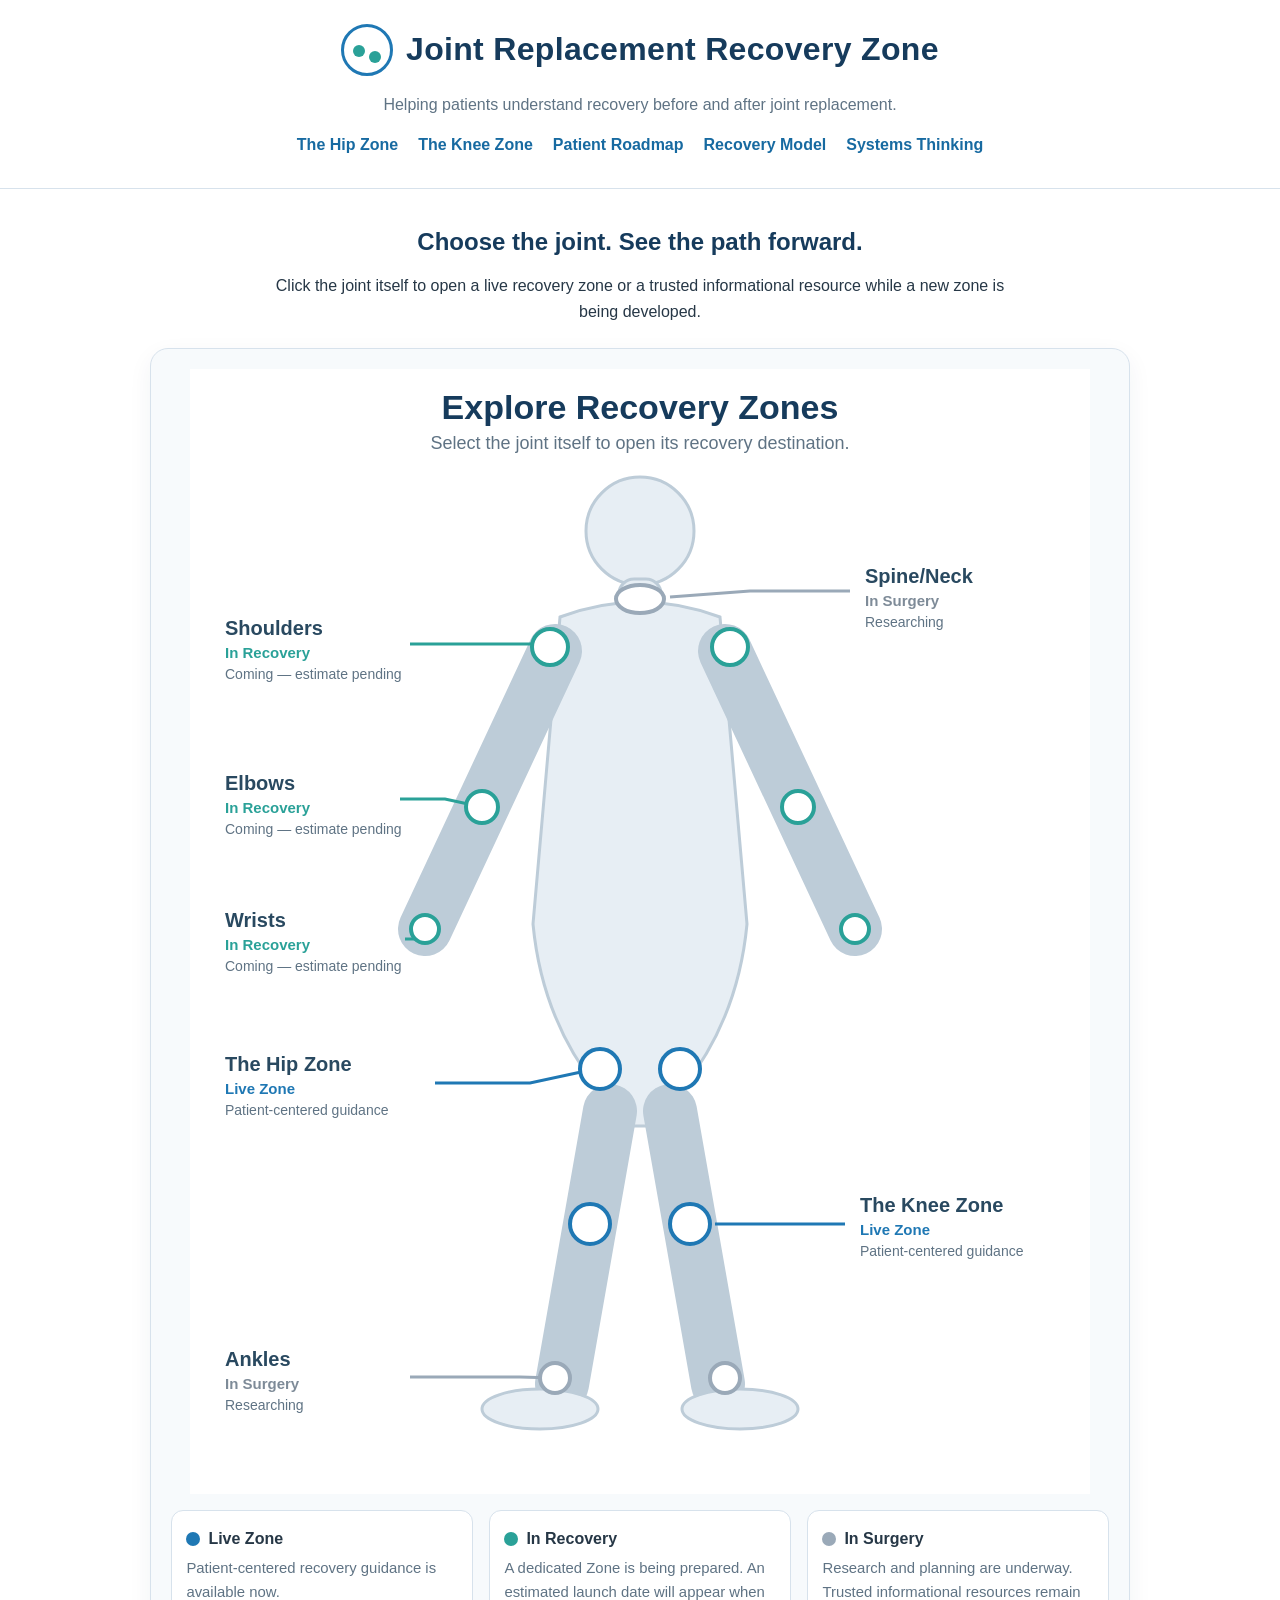
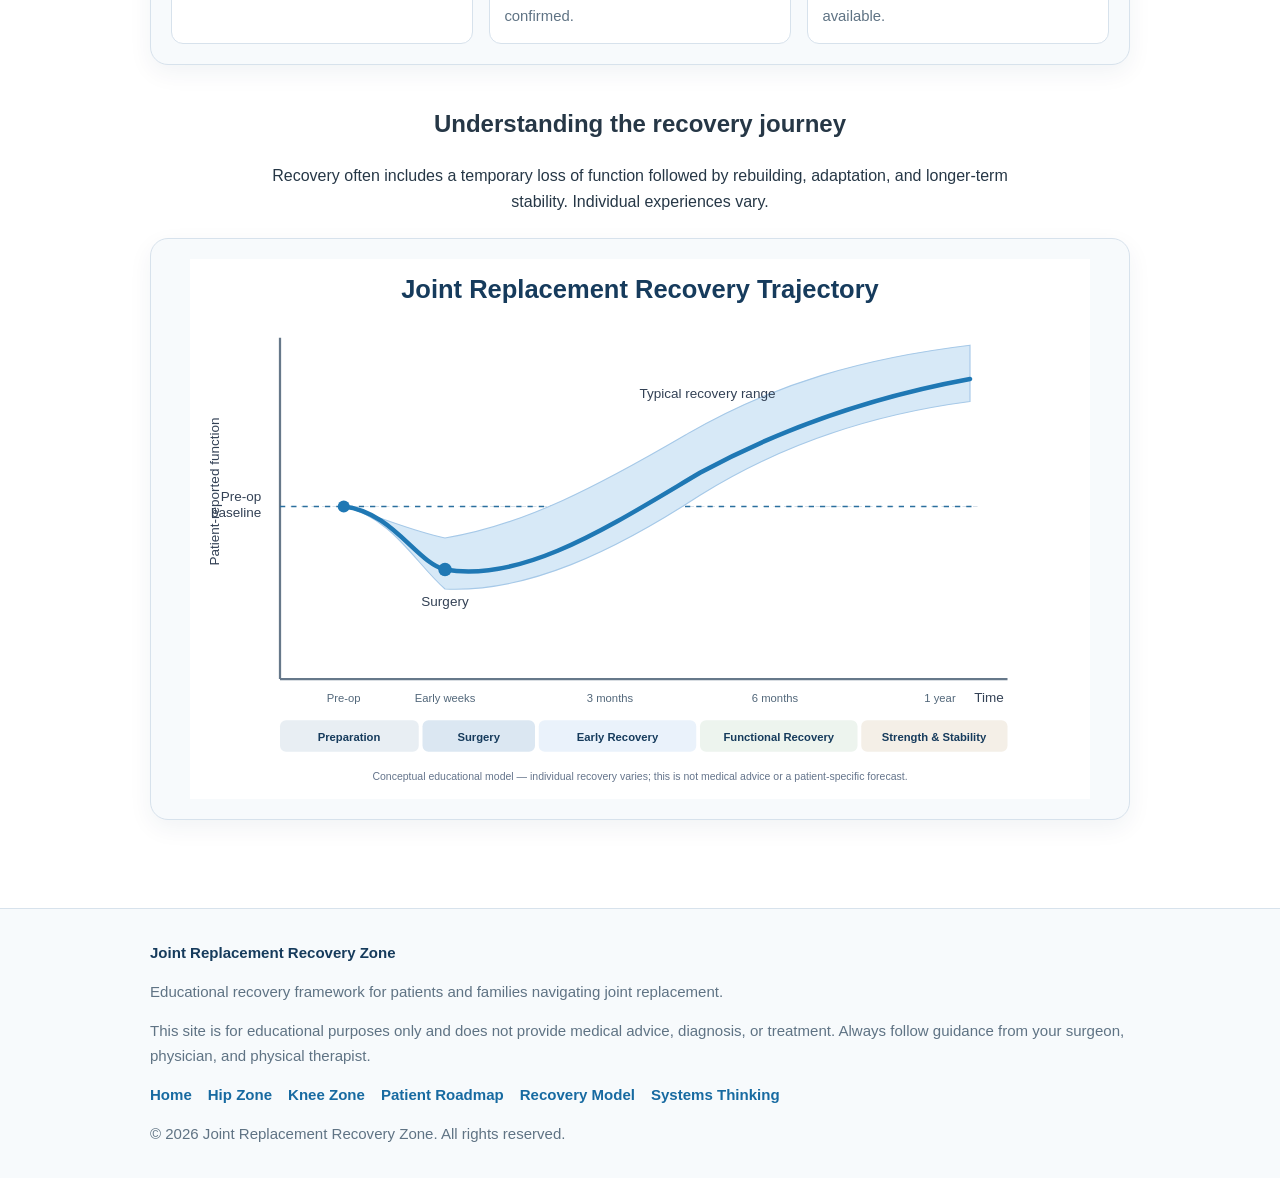
<file: site/index.html>
<!DOCTYPE html>
<html lang="en">
<head>
  <meta charset="utf-8">
  <meta name="viewport" content="width=device-width, initial-scale=1">
  <meta name="description" content="Patient-centered recovery zones for people preparing for and recovering from joint replacement.">
  <title>Joint Replacement Recovery Zone</title>
  <link rel="stylesheet" href="styles.css">
</head>
<body>
  <header class="site-header">
    <div class="site-shell">
      <a class="brand-mark" href="index.html" aria-label="Joint Replacement Recovery Zone home">
        <span class="brand-icon" aria-hidden="true"></span>
        <span class="brand-name">Joint Replacement Recovery Zone</span>
      </a>
      <p class="tagline">Helping patients understand recovery before and after joint replacement.</p>
      <nav class="main-nav" aria-label="Primary navigation">
        <a href="hip-zone.html">The Hip Zone</a>
        <a href="knee-zone.html">The Knee Zone</a>
        <a href="patient-roadmap.html">Patient Roadmap</a>
        <a href="recovery-model.html">Recovery Model</a>
        <a href="systems-comparison.html">Systems Thinking</a>
      </nav>
    </div>
  </header>

  <main class="site-shell">
    <section class="hero-copy" aria-labelledby="explore-title">
      <h1 id="explore-title">Choose the joint. See the path forward.</h1>
      <p>Click the joint itself to open a live recovery zone or a trusted informational resource while a new zone is being developed.</p>
    </section>

    <section class="visual-panel" aria-label="Interactive joint recovery zone map">
      <object class="body-map-object" data="diagrams/zone-body-map.svg" type="image/svg+xml" aria-label="Interactive body map showing recovery zones">
        <p>Your browser could not load the interactive body map. Use the navigation links above to open The Hip Zone or The Knee Zone.</p>
      </object>
      <div class="zone-legend" aria-label="Zone status legend">
        <div class="legend-item">
          <div class="legend-title"><span class="legend-dot live" aria-hidden="true"></span>Live Zone</div>
          <p>Patient-centered recovery guidance is available now.</p>
        </div>
        <div class="legend-item">
          <div class="legend-title"><span class="legend-dot recovery" aria-hidden="true"></span>In Recovery</div>
          <p>A dedicated Zone is being prepared. An estimated launch date will appear when confirmed.</p>
        </div>
        <div class="legend-item">
          <div class="legend-title"><span class="legend-dot surgery" aria-hidden="true"></span>In Surgery</div>
          <p>Research and planning are underway. Trusted informational resources remain available.</p>
        </div>
      </div>
    </section>

    <section class="hero-copy" aria-labelledby="trajectory-title">
      <h2 id="trajectory-title">Understanding the recovery journey</h2>
      <p>Recovery often includes a temporary loss of function followed by rebuilding, adaptation, and longer-term stability. Individual experiences vary.</p>
    </section>

    <section class="visual-panel">
      <img class="recovery-graphic" src="diagrams/recovery-trajectory.svg" alt="Conceptual joint replacement recovery trajectory showing baseline, surgery dip, recovery range, and long-term improvement">
    </section>
  </main>

  <footer class="site-footer">
    <div class="site-shell">
      <p class="footer-brand">Joint Replacement Recovery Zone</p>
      <p>Educational recovery framework for patients and families navigating joint replacement.</p>
      <p>This site is for educational purposes only and does not provide medical advice, diagnosis, or treatment. Always follow guidance from your surgeon, physician, and physical therapist.</p>
      <nav class="footer-nav" aria-label="Footer navigation">
        <a href="index.html">Home</a><a href="hip-zone.html">Hip Zone</a><a href="knee-zone.html">Knee Zone</a><a href="patient-roadmap.html">Patient Roadmap</a><a href="recovery-model.html">Recovery Model</a><a href="systems-comparison.html">Systems Thinking</a>
      </nav>
      <p class="footer-copy">© 2026 Joint Replacement Recovery Zone. All rights reserved.</p>
    </div>
  </footer>
</body>
</html>
</file>
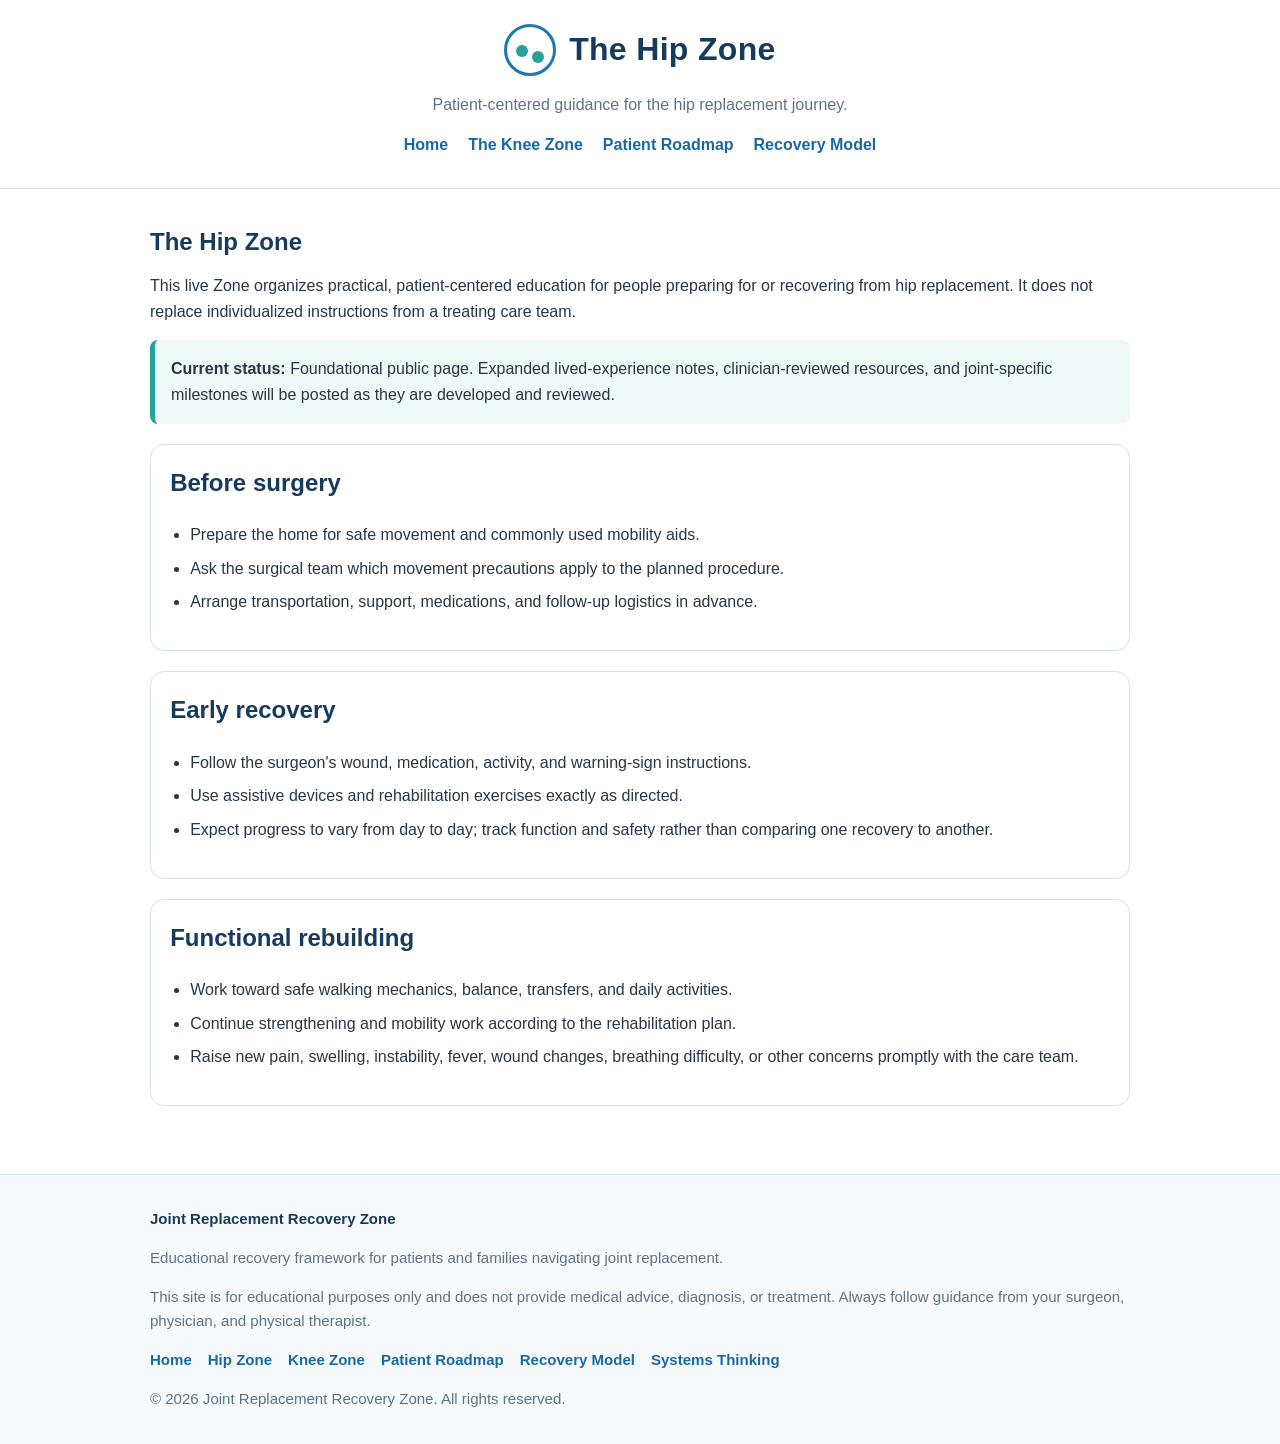
<file: site/hip-zone.html>
<!DOCTYPE html>
<html lang="en">
<head>
  <meta charset="utf-8">
  <meta name="viewport" content="width=device-width, initial-scale=1">
  <meta name="description" content="Patient-centered educational guidance for preparing for and recovering from hip replacement.">
  <title>The Hip Zone | JRRZ</title>
  <link rel="stylesheet" href="styles.css">
</head>
<body>
  <header class="site-header"><div class="site-shell"><a class="brand-mark" href="index.html"><span class="brand-icon" aria-hidden="true"></span><span class="brand-name">The Hip Zone</span></a><p class="tagline">Patient-centered guidance for the hip replacement journey.</p><nav class="main-nav" aria-label="Primary navigation"><a href="index.html">Home</a><a href="knee-zone.html">The Knee Zone</a><a href="patient-roadmap.html">Patient Roadmap</a><a href="recovery-model.html">Recovery Model</a></nav></div></header>
  <main class="site-shell">
    <section class="page-intro"><h1>The Hip Zone</h1><p>This live Zone organizes practical, patient-centered education for people preparing for or recovering from hip replacement. It does not replace individualized instructions from a treating care team.</p></section>
    <div class="notice"><strong>Current status:</strong> Foundational public page. Expanded lived-experience notes, clinician-reviewed resources, and joint-specific milestones will be posted as they are developed and reviewed.</div>
    <section class="content-card"><h2>Before surgery</h2><ul class="phase-list"><li>Prepare the home for safe movement and commonly used mobility aids.</li><li>Ask the surgical team which movement precautions apply to the planned procedure.</li><li>Arrange transportation, support, medications, and follow-up logistics in advance.</li></ul></section>
    <section class="content-card"><h2>Early recovery</h2><ul class="phase-list"><li>Follow the surgeon's wound, medication, activity, and warning-sign instructions.</li><li>Use assistive devices and rehabilitation exercises exactly as directed.</li><li>Expect progress to vary from day to day; track function and safety rather than comparing one recovery to another.</li></ul></section>
    <section class="content-card"><h2>Functional rebuilding</h2><ul class="phase-list"><li>Work toward safe walking mechanics, balance, transfers, and daily activities.</li><li>Continue strengthening and mobility work according to the rehabilitation plan.</li><li>Raise new pain, swelling, instability, fever, wound changes, breathing difficulty, or other concerns promptly with the care team.</li></ul></section>
  </main>
  <footer class="site-footer"><div class="site-shell"><p class="footer-brand">Joint Replacement Recovery Zone</p><p>Educational recovery framework for patients and families navigating joint replacement.</p><p>This site is for educational purposes only and does not provide medical advice, diagnosis, or treatment. Always follow guidance from your surgeon, physician, and physical therapist.</p><nav class="footer-nav" aria-label="Footer navigation"><a href="index.html">Home</a><a href="hip-zone.html">Hip Zone</a><a href="knee-zone.html">Knee Zone</a><a href="patient-roadmap.html">Patient Roadmap</a><a href="recovery-model.html">Recovery Model</a><a href="systems-comparison.html">Systems Thinking</a></nav><p class="footer-copy">© 2026 Joint Replacement Recovery Zone. All rights reserved.</p></div></footer>
</body>
</html>
</file>
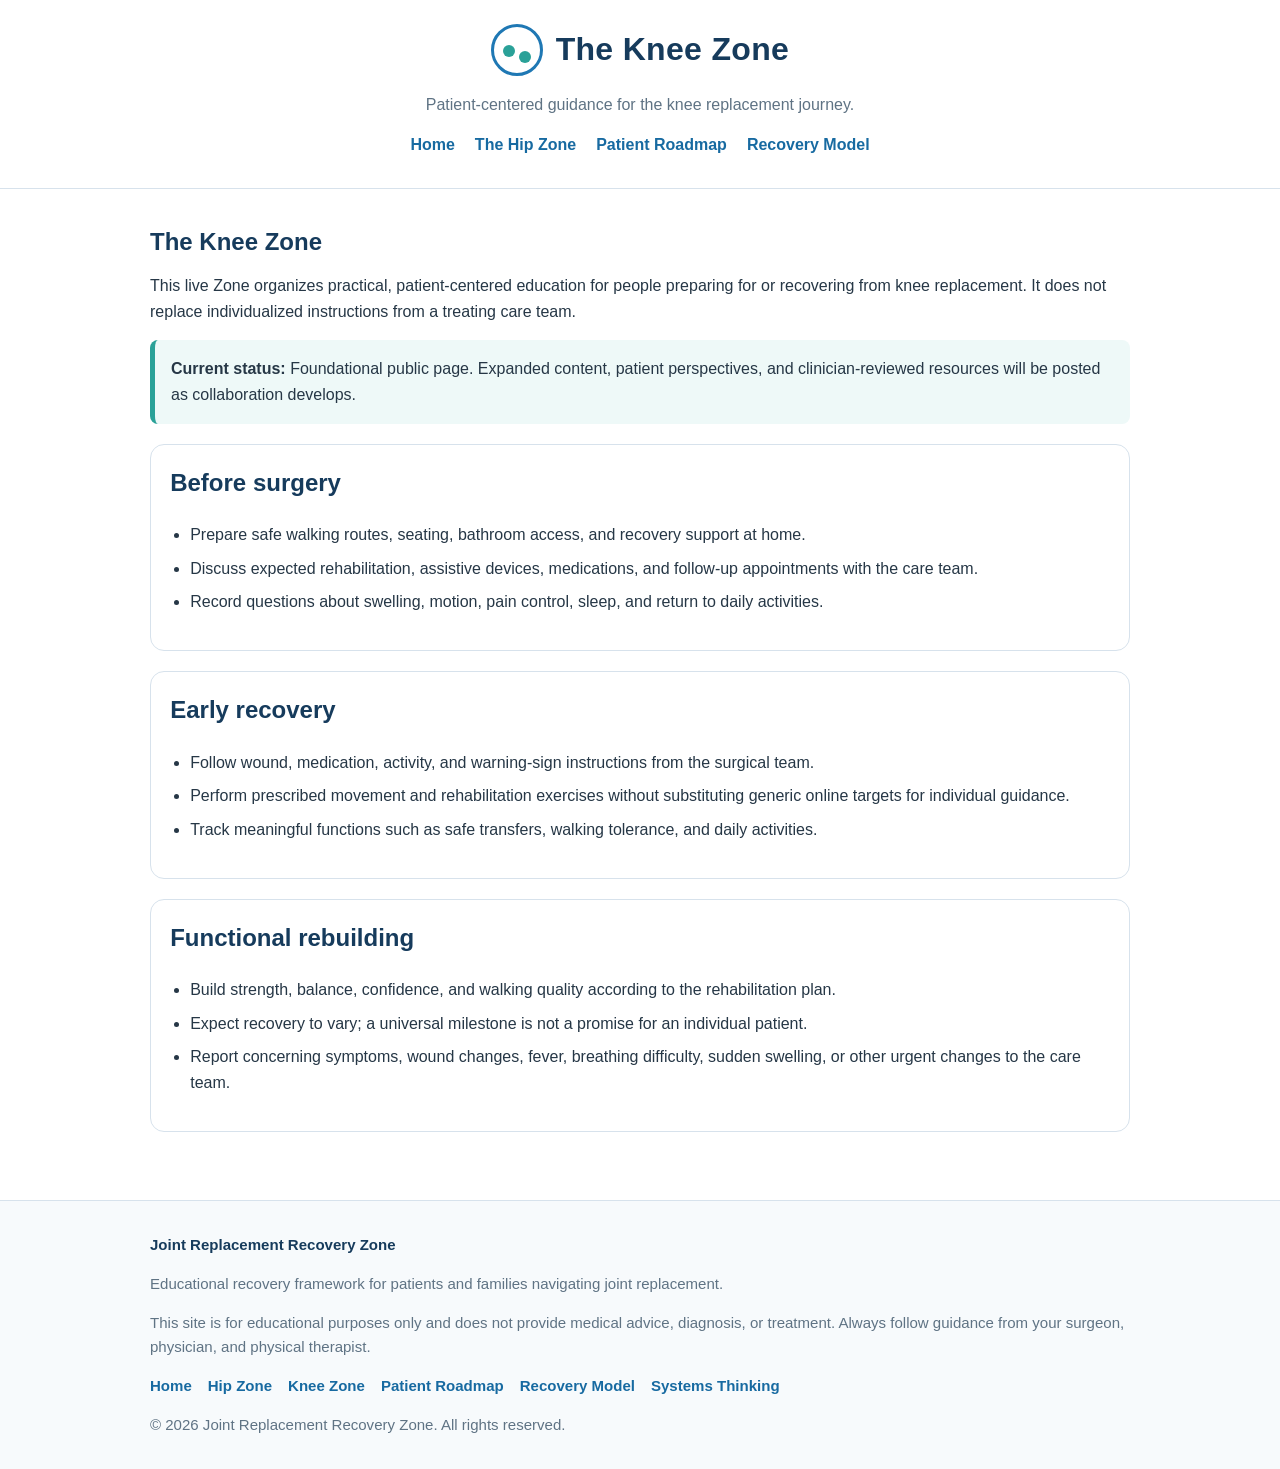
<file: site/knee-zone.html>
<!DOCTYPE html>
<html lang="en">
<head>
  <meta charset="utf-8">
  <meta name="viewport" content="width=device-width, initial-scale=1">
  <meta name="description" content="Patient-centered educational guidance for preparing for and recovering from knee replacement.">
  <title>The Knee Zone | JRRZ</title>
  <link rel="stylesheet" href="styles.css">
</head>
<body>
  <header class="site-header"><div class="site-shell"><a class="brand-mark" href="index.html"><span class="brand-icon" aria-hidden="true"></span><span class="brand-name">The Knee Zone</span></a><p class="tagline">Patient-centered guidance for the knee replacement journey.</p><nav class="main-nav" aria-label="Primary navigation"><a href="index.html">Home</a><a href="hip-zone.html">The Hip Zone</a><a href="patient-roadmap.html">Patient Roadmap</a><a href="recovery-model.html">Recovery Model</a></nav></div></header>
  <main class="site-shell">
    <section class="page-intro"><h1>The Knee Zone</h1><p>This live Zone organizes practical, patient-centered education for people preparing for or recovering from knee replacement. It does not replace individualized instructions from a treating care team.</p></section>
    <div class="notice"><strong>Current status:</strong> Foundational public page. Expanded content, patient perspectives, and clinician-reviewed resources will be posted as collaboration develops.</div>
    <section class="content-card"><h2>Before surgery</h2><ul class="phase-list"><li>Prepare safe walking routes, seating, bathroom access, and recovery support at home.</li><li>Discuss expected rehabilitation, assistive devices, medications, and follow-up appointments with the care team.</li><li>Record questions about swelling, motion, pain control, sleep, and return to daily activities.</li></ul></section>
    <section class="content-card"><h2>Early recovery</h2><ul class="phase-list"><li>Follow wound, medication, activity, and warning-sign instructions from the surgical team.</li><li>Perform prescribed movement and rehabilitation exercises without substituting generic online targets for individual guidance.</li><li>Track meaningful functions such as safe transfers, walking tolerance, and daily activities.</li></ul></section>
    <section class="content-card"><h2>Functional rebuilding</h2><ul class="phase-list"><li>Build strength, balance, confidence, and walking quality according to the rehabilitation plan.</li><li>Expect recovery to vary; a universal milestone is not a promise for an individual patient.</li><li>Report concerning symptoms, wound changes, fever, breathing difficulty, sudden swelling, or other urgent changes to the care team.</li></ul></section>
  </main>
  <footer class="site-footer"><div class="site-shell"><p class="footer-brand">Joint Replacement Recovery Zone</p><p>Educational recovery framework for patients and families navigating joint replacement.</p><p>This site is for educational purposes only and does not provide medical advice, diagnosis, or treatment. Always follow guidance from your surgeon, physician, and physical therapist.</p><nav class="footer-nav" aria-label="Footer navigation"><a href="index.html">Home</a><a href="hip-zone.html">Hip Zone</a><a href="knee-zone.html">Knee Zone</a><a href="patient-roadmap.html">Patient Roadmap</a><a href="recovery-model.html">Recovery Model</a><a href="systems-comparison.html">Systems Thinking</a></nav><p class="footer-copy">© 2026 Joint Replacement Recovery Zone. All rights reserved.</p></div></footer>
</body>
</html>
</file>
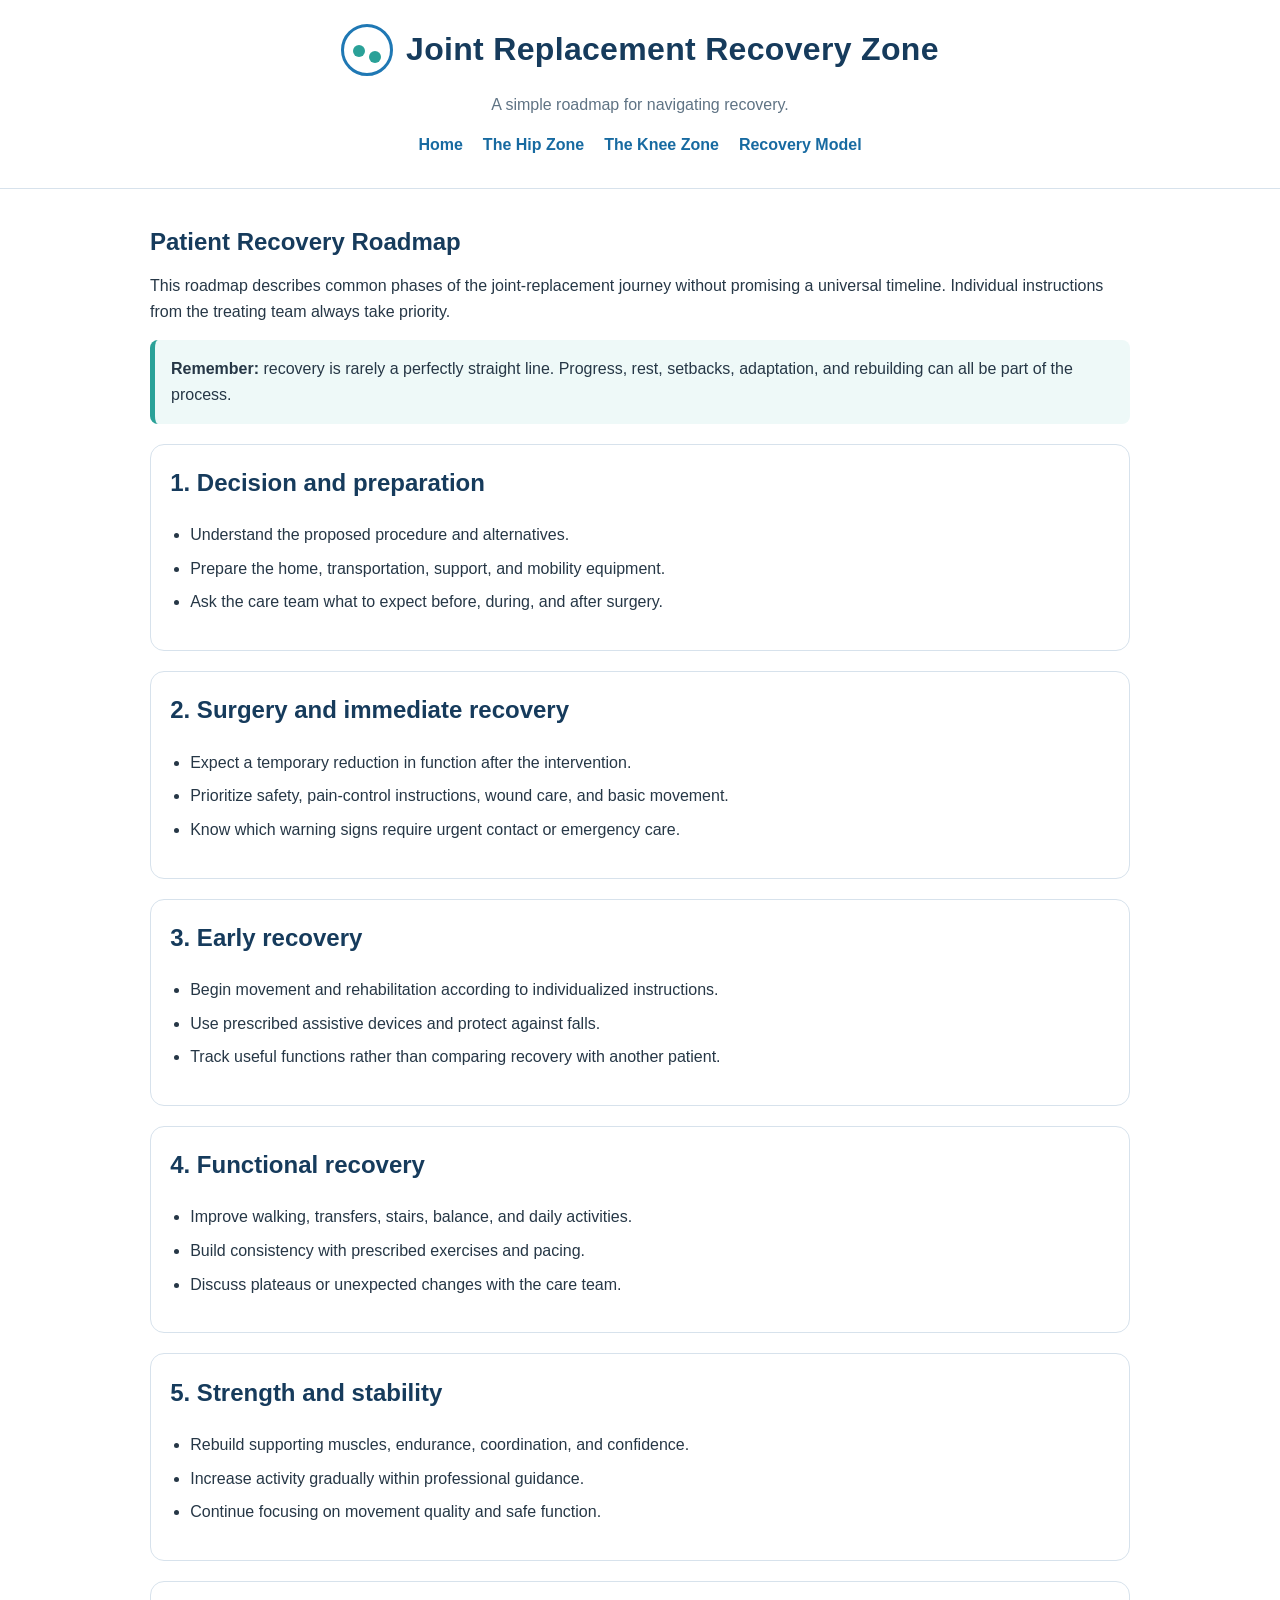
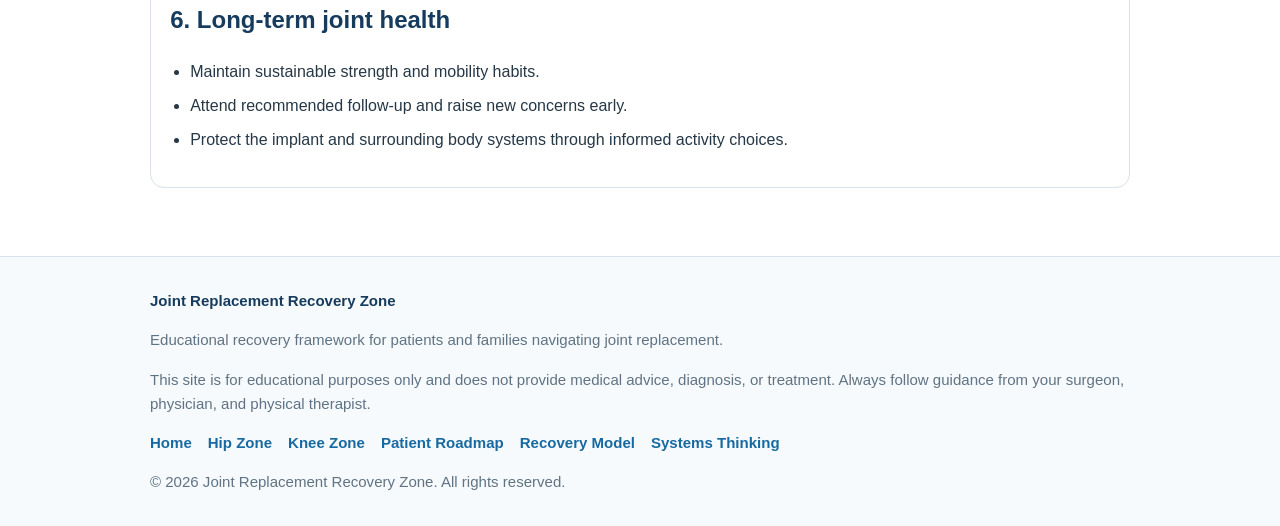
<file: site/patient-roadmap.html>
<!DOCTYPE html>
<html lang="en">
<head>
  <meta charset="utf-8">
  <meta name="viewport" content="width=device-width, initial-scale=1">
  <meta name="description" content="A patient-centered roadmap for the phases before and after joint replacement.">
  <title>Patient Recovery Roadmap | JRRZ</title>
  <link rel="stylesheet" href="styles.css">
</head>
<body>
  <header class="site-header"><div class="site-shell"><a class="brand-mark" href="index.html"><span class="brand-icon" aria-hidden="true"></span><span class="brand-name">Joint Replacement Recovery Zone</span></a><p class="tagline">A simple roadmap for navigating recovery.</p><nav class="main-nav" aria-label="Primary navigation"><a href="index.html">Home</a><a href="hip-zone.html">The Hip Zone</a><a href="knee-zone.html">The Knee Zone</a><a href="recovery-model.html">Recovery Model</a></nav></div></header>
  <main class="site-shell">
    <section class="page-intro"><h1>Patient Recovery Roadmap</h1><p>This roadmap describes common phases of the joint-replacement journey without promising a universal timeline. Individual instructions from the treating team always take priority.</p></section>
    <div class="notice"><strong>Remember:</strong> recovery is rarely a perfectly straight line. Progress, rest, setbacks, adaptation, and rebuilding can all be part of the process.</div>
    <section class="content-card"><h2>1. Decision and preparation</h2><ul class="phase-list"><li>Understand the proposed procedure and alternatives.</li><li>Prepare the home, transportation, support, and mobility equipment.</li><li>Ask the care team what to expect before, during, and after surgery.</li></ul></section>
    <section class="content-card"><h2>2. Surgery and immediate recovery</h2><ul class="phase-list"><li>Expect a temporary reduction in function after the intervention.</li><li>Prioritize safety, pain-control instructions, wound care, and basic movement.</li><li>Know which warning signs require urgent contact or emergency care.</li></ul></section>
    <section class="content-card"><h2>3. Early recovery</h2><ul class="phase-list"><li>Begin movement and rehabilitation according to individualized instructions.</li><li>Use prescribed assistive devices and protect against falls.</li><li>Track useful functions rather than comparing recovery with another patient.</li></ul></section>
    <section class="content-card"><h2>4. Functional recovery</h2><ul class="phase-list"><li>Improve walking, transfers, stairs, balance, and daily activities.</li><li>Build consistency with prescribed exercises and pacing.</li><li>Discuss plateaus or unexpected changes with the care team.</li></ul></section>
    <section class="content-card"><h2>5. Strength and stability</h2><ul class="phase-list"><li>Rebuild supporting muscles, endurance, coordination, and confidence.</li><li>Increase activity gradually within professional guidance.</li><li>Continue focusing on movement quality and safe function.</li></ul></section>
    <section class="content-card"><h2>6. Long-term joint health</h2><ul class="phase-list"><li>Maintain sustainable strength and mobility habits.</li><li>Attend recommended follow-up and raise new concerns early.</li><li>Protect the implant and surrounding body systems through informed activity choices.</li></ul></section>
  </main>
  <footer class="site-footer"><div class="site-shell"><p class="footer-brand">Joint Replacement Recovery Zone</p><p>Educational recovery framework for patients and families navigating joint replacement.</p><p>This site is for educational purposes only and does not provide medical advice, diagnosis, or treatment. Always follow guidance from your surgeon, physician, and physical therapist.</p><nav class="footer-nav" aria-label="Footer navigation"><a href="index.html">Home</a><a href="hip-zone.html">Hip Zone</a><a href="knee-zone.html">Knee Zone</a><a href="patient-roadmap.html">Patient Roadmap</a><a href="recovery-model.html">Recovery Model</a><a href="systems-comparison.html">Systems Thinking</a></nav><p class="footer-copy">© 2026 Joint Replacement Recovery Zone. All rights reserved.</p></div></footer>
</body>
</html>
</file>
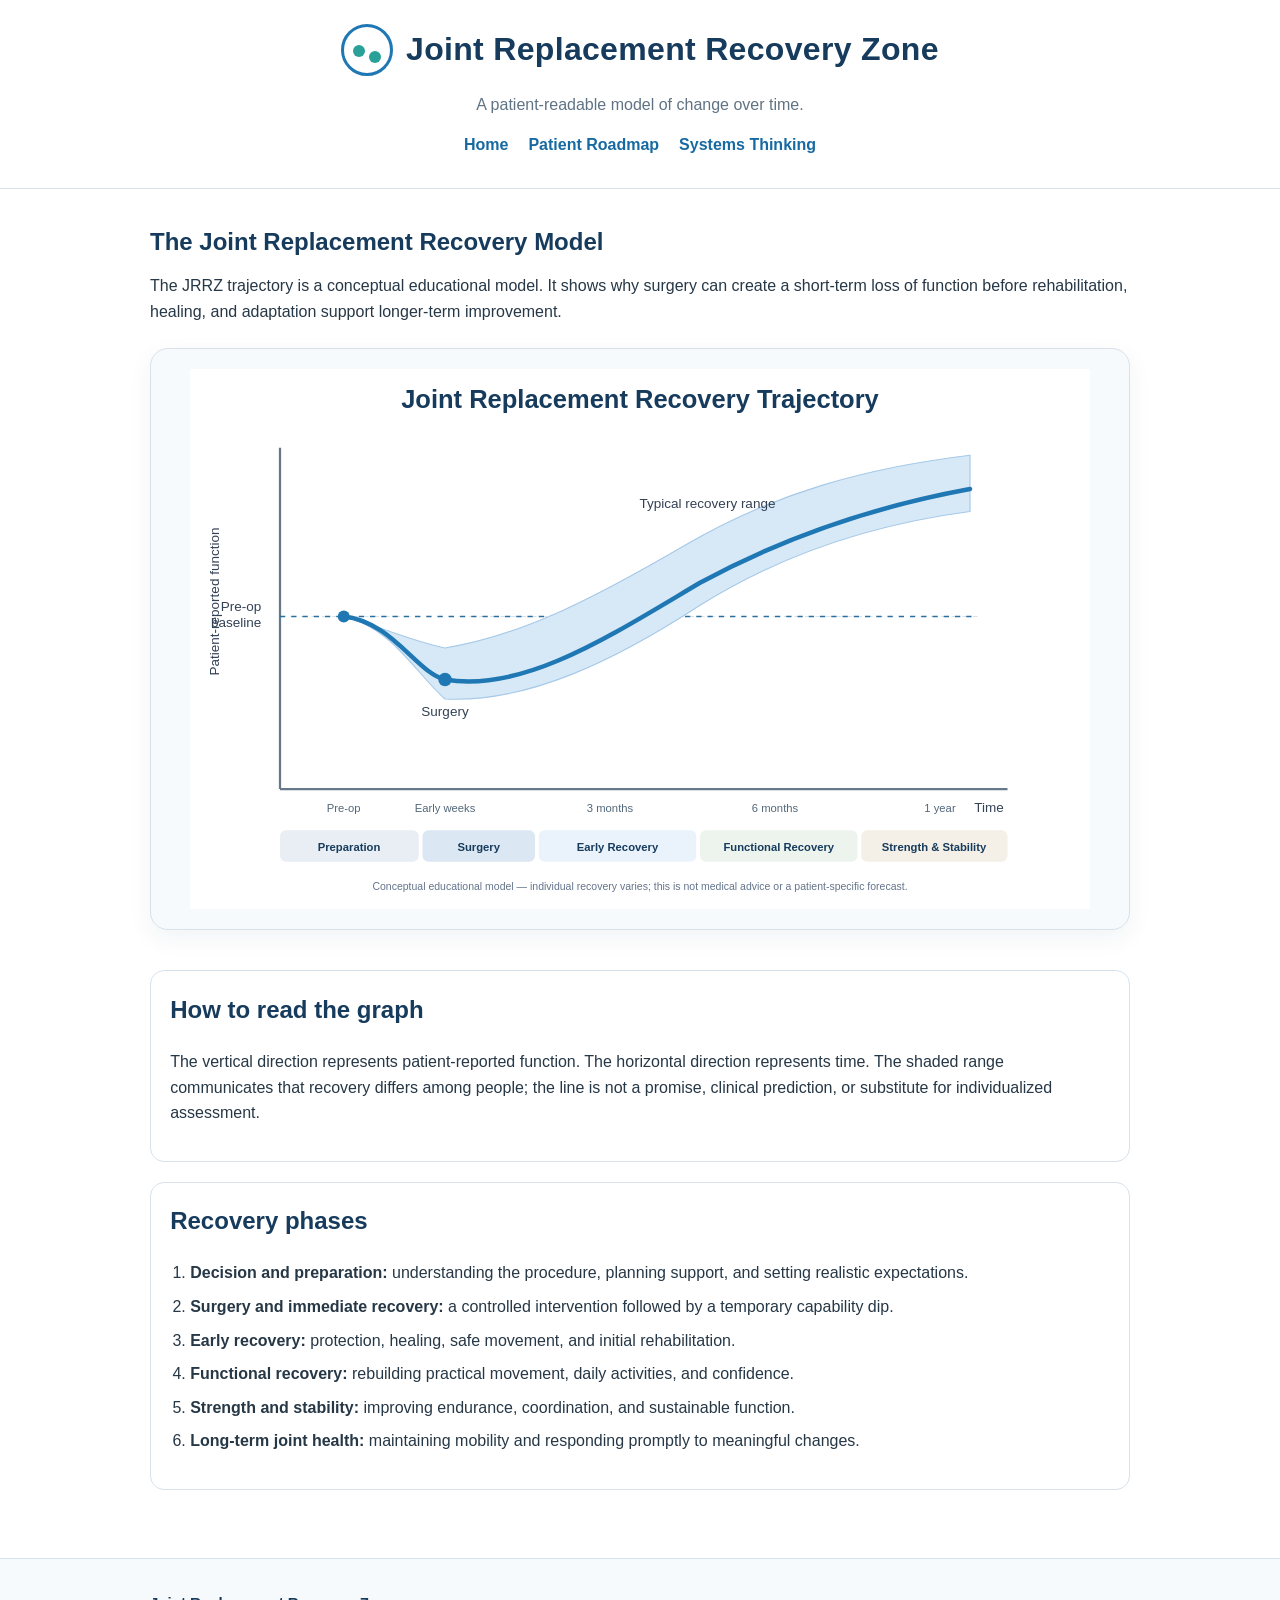
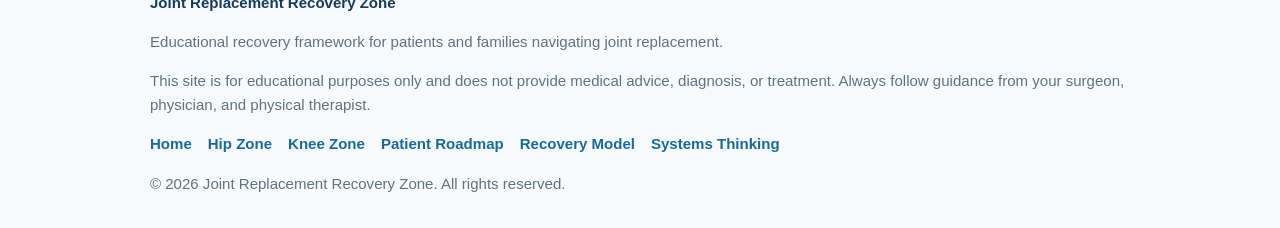
<file: site/recovery-model.html>
<!DOCTYPE html>
<html lang="en">
<head>
  <meta charset="utf-8">
  <meta name="viewport" content="width=device-width, initial-scale=1">
  <meta name="description" content="The conceptual JRRZ recovery trajectory and phase model.">
  <title>Recovery Model | JRRZ</title>
  <link rel="stylesheet" href="styles.css">
</head>
<body>
  <header class="site-header"><div class="site-shell"><a class="brand-mark" href="index.html"><span class="brand-icon" aria-hidden="true"></span><span class="brand-name">Joint Replacement Recovery Zone</span></a><p class="tagline">A patient-readable model of change over time.</p><nav class="main-nav" aria-label="Primary navigation"><a href="index.html">Home</a><a href="patient-roadmap.html">Patient Roadmap</a><a href="systems-comparison.html">Systems Thinking</a></nav></div></header>
  <main class="site-shell">
    <section class="page-intro"><h1>The Joint Replacement Recovery Model</h1><p>The JRRZ trajectory is a conceptual educational model. It shows why surgery can create a short-term loss of function before rehabilitation, healing, and adaptation support longer-term improvement.</p></section>
    <section class="visual-panel"><img class="recovery-graphic" src="diagrams/recovery-trajectory.svg" alt="Conceptual joint replacement recovery trajectory"></section>
    <section class="content-card"><h2>How to read the graph</h2><p>The vertical direction represents patient-reported function. The horizontal direction represents time. The shaded range communicates that recovery differs among people; the line is not a promise, clinical prediction, or substitute for individualized assessment.</p></section>
    <section class="content-card"><h2>Recovery phases</h2><ol class="phase-list"><li><strong>Decision and preparation:</strong> understanding the procedure, planning support, and setting realistic expectations.</li><li><strong>Surgery and immediate recovery:</strong> a controlled intervention followed by a temporary capability dip.</li><li><strong>Early recovery:</strong> protection, healing, safe movement, and initial rehabilitation.</li><li><strong>Functional recovery:</strong> rebuilding practical movement, daily activities, and confidence.</li><li><strong>Strength and stability:</strong> improving endurance, coordination, and sustainable function.</li><li><strong>Long-term joint health:</strong> maintaining mobility and responding promptly to meaningful changes.</li></ol></section>
  </main>
  <footer class="site-footer"><div class="site-shell"><p class="footer-brand">Joint Replacement Recovery Zone</p><p>Educational recovery framework for patients and families navigating joint replacement.</p><p>This site is for educational purposes only and does not provide medical advice, diagnosis, or treatment. Always follow guidance from your surgeon, physician, and physical therapist.</p><nav class="footer-nav" aria-label="Footer navigation"><a href="index.html">Home</a><a href="hip-zone.html">Hip Zone</a><a href="knee-zone.html">Knee Zone</a><a href="patient-roadmap.html">Patient Roadmap</a><a href="recovery-model.html">Recovery Model</a><a href="systems-comparison.html">Systems Thinking</a></nav><p class="footer-copy">© 2026 Joint Replacement Recovery Zone. All rights reserved.</p></div></footer>
</body>
</html>
</file>
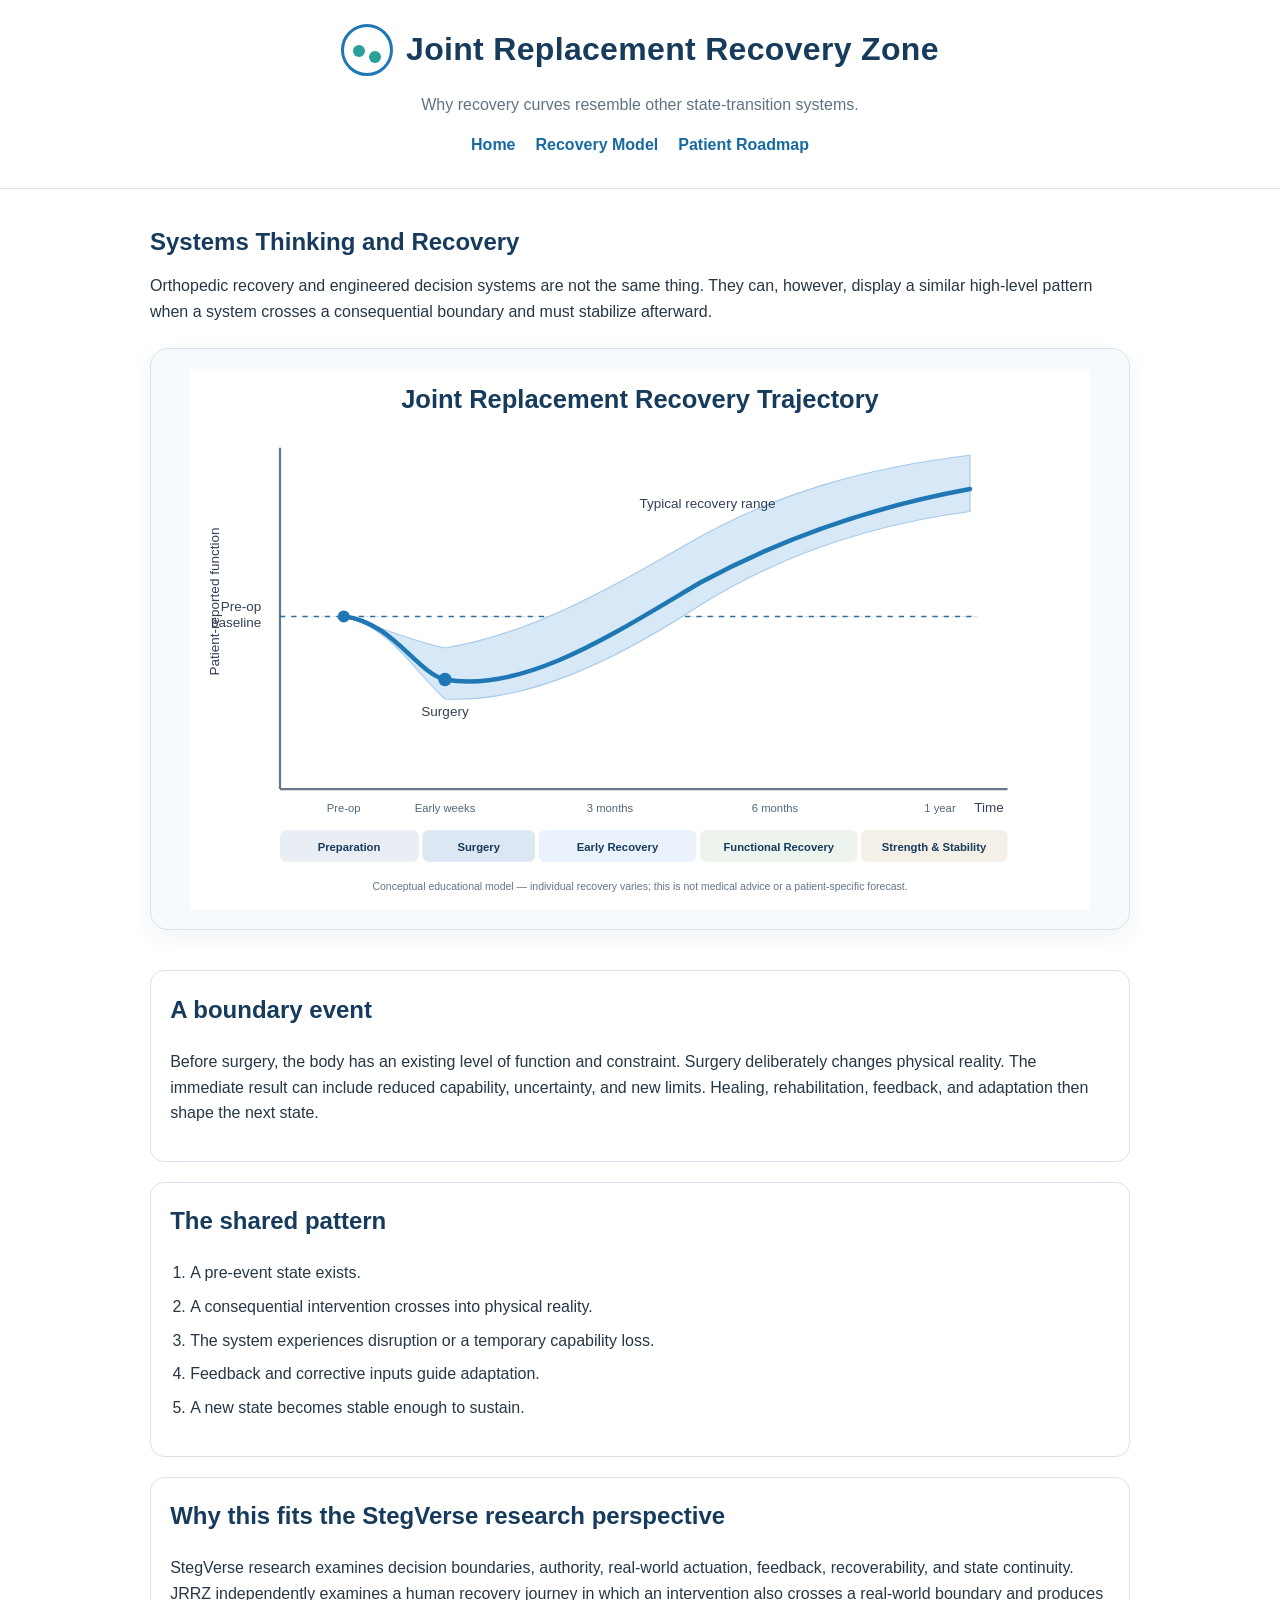
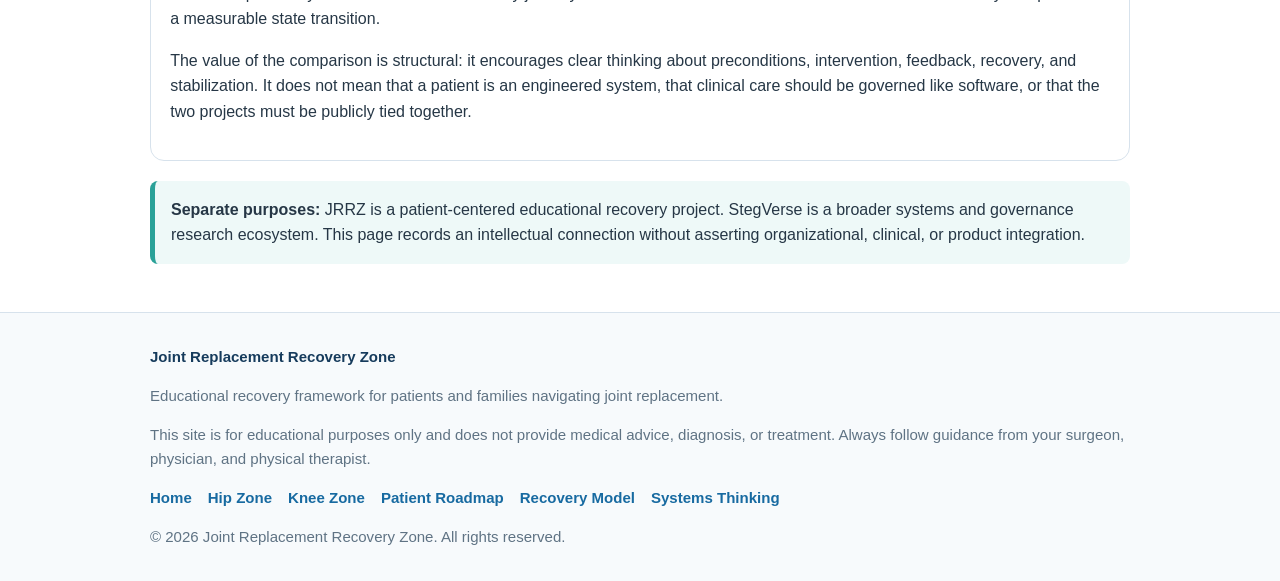
<file: site/systems-comparison.html>
<!DOCTYPE html>
<html lang="en">
<head>
  <meta charset="utf-8">
  <meta name="viewport" content="width=device-width, initial-scale=1">
  <meta name="description" content="A conceptual comparison between recovery trajectories and complex-system state transitions.">
  <title>Systems Thinking and Recovery | JRRZ</title>
  <link rel="stylesheet" href="styles.css">
</head>
<body>
  <header class="site-header"><div class="site-shell"><a class="brand-mark" href="index.html"><span class="brand-icon" aria-hidden="true"></span><span class="brand-name">Joint Replacement Recovery Zone</span></a><p class="tagline">Why recovery curves resemble other state-transition systems.</p><nav class="main-nav" aria-label="Primary navigation"><a href="index.html">Home</a><a href="recovery-model.html">Recovery Model</a><a href="patient-roadmap.html">Patient Roadmap</a></nav></div></header>
  <main class="site-shell">
    <section class="page-intro"><h1>Systems Thinking and Recovery</h1><p>Orthopedic recovery and engineered decision systems are not the same thing. They can, however, display a similar high-level pattern when a system crosses a consequential boundary and must stabilize afterward.</p></section>
    <section class="visual-panel"><img class="recovery-graphic" src="diagrams/recovery-trajectory.svg" alt="Conceptual recovery trajectory used for the systems comparison"></section>
    <section class="content-card"><h2>A boundary event</h2><p>Before surgery, the body has an existing level of function and constraint. Surgery deliberately changes physical reality. The immediate result can include reduced capability, uncertainty, and new limits. Healing, rehabilitation, feedback, and adaptation then shape the next state.</p></section>
    <section class="content-card"><h2>The shared pattern</h2><ol class="phase-list"><li>A pre-event state exists.</li><li>A consequential intervention crosses into physical reality.</li><li>The system experiences disruption or a temporary capability loss.</li><li>Feedback and corrective inputs guide adaptation.</li><li>A new state becomes stable enough to sustain.</li></ol></section>
    <section class="content-card"><h2>Why this fits the StegVerse research perspective</h2><p>StegVerse research examines decision boundaries, authority, real-world actuation, feedback, recoverability, and state continuity. JRRZ independently examines a human recovery journey in which an intervention also crosses a real-world boundary and produces a measurable state transition.</p><p>The value of the comparison is structural: it encourages clear thinking about preconditions, intervention, feedback, recovery, and stabilization. It does not mean that a patient is an engineered system, that clinical care should be governed like software, or that the two projects must be publicly tied together.</p></section>
    <div class="notice"><strong>Separate purposes:</strong> JRRZ is a patient-centered educational recovery project. StegVerse is a broader systems and governance research ecosystem. This page records an intellectual connection without asserting organizational, clinical, or product integration.</div>
  </main>
  <footer class="site-footer"><div class="site-shell"><p class="footer-brand">Joint Replacement Recovery Zone</p><p>Educational recovery framework for patients and families navigating joint replacement.</p><p>This site is for educational purposes only and does not provide medical advice, diagnosis, or treatment. Always follow guidance from your surgeon, physician, and physical therapist.</p><nav class="footer-nav" aria-label="Footer navigation"><a href="index.html">Home</a><a href="hip-zone.html">Hip Zone</a><a href="knee-zone.html">Knee Zone</a><a href="patient-roadmap.html">Patient Roadmap</a><a href="recovery-model.html">Recovery Model</a><a href="systems-comparison.html">Systems Thinking</a></nav><p class="footer-copy">© 2026 Joint Replacement Recovery Zone. All rights reserved.</p></div></footer>
</body>
</html>
</file>
<file: site/styles.css>
:root {
  --navy: #163b5c;
  --blue: #1f78b4;
  --teal: #2aa198;
  --gray: #9aa9b8;
  --ink: #263746;
  --muted: #5f7384;
  --line: #d7e2ec;
  --surface: #f7fafc;
  --white: #ffffff;
}

* { box-sizing: border-box; }

html { scroll-behavior: smooth; }

body {
  margin: 0;
  font-family: Arial, Helvetica, sans-serif;
  color: var(--ink);
  background: var(--white);
  line-height: 1.6;
}

a { color: #176aa1; }
a:hover, a:focus { text-decoration-thickness: 2px; }

.site-shell {
  width: min(100% - 2rem, 980px);
  margin-inline: auto;
}

.site-header {
  padding: 1.5rem 0 1rem;
  text-align: center;
  border-bottom: 1px solid var(--line);
}

.brand-mark {
  display: inline-flex;
  align-items: center;
  gap: .8rem;
  color: var(--navy);
  text-decoration: none;
}

.brand-icon {
  width: 52px;
  height: 52px;
  border: 3px solid var(--blue);
  border-radius: 50%;
  position: relative;
}

.brand-icon::before,
.brand-icon::after {
  content: "";
  position: absolute;
  border-radius: 50%;
  background: var(--teal);
}

.brand-icon::before { width: 12px; height: 12px; left: 9px; top: 18px; }
.brand-icon::after { width: 12px; height: 12px; right: 9px; bottom: 10px; }

.brand-name {
  font-size: clamp(1.25rem, 3vw, 2rem);
  font-weight: 700;
  letter-spacing: .01em;
}

.tagline {
  margin: .5rem auto 0;
  max-width: 720px;
  color: var(--muted);
}

.main-nav {
  display: flex;
  flex-wrap: wrap;
  justify-content: center;
  gap: .75rem 1.25rem;
  padding: .9rem 0;
}

.main-nav a {
  font-weight: 600;
  text-decoration: none;
}

main { padding: 1.25rem 0 3rem; }

.hero-copy {
  text-align: center;
  margin: 0 auto 1rem;
  max-width: 760px;
}

.hero-copy h1,
.page-intro h1 {
  color: var(--navy);
  margin-bottom: .4rem;
  line-height: 1.2;
}

.visual-panel {
  margin: 1.5rem auto 2.5rem;
  padding: clamp(.5rem, 2vw, 1.25rem);
  border: 1px solid var(--line);
  border-radius: 18px;
  background: var(--surface);
  box-shadow: 0 8px 24px rgba(22, 59, 92, .06);
}

.body-map-object,
.recovery-graphic {
  display: block;
  width: 100%;
  max-width: 900px;
  margin-inline: auto;
  border: 0;
}

.body-map-object { aspect-ratio: 4 / 5; min-height: 660px; }
.recovery-graphic { height: auto; }

.zone-legend {
  display: grid;
  grid-template-columns: repeat(3, minmax(0, 1fr));
  gap: 1rem;
  margin-top: 1rem;
}

.legend-item {
  padding: .9rem;
  background: var(--white);
  border: 1px solid var(--line);
  border-radius: 12px;
}

.legend-title { display: flex; align-items: center; gap: .5rem; font-weight: 700; }
.legend-dot { width: 14px; height: 14px; border-radius: 50%; flex: 0 0 auto; }
.legend-dot.live { background: var(--blue); }
.legend-dot.recovery { background: var(--teal); }
.legend-dot.surgery { background: var(--gray); }
.legend-item p { margin: .35rem 0 0; color: var(--muted); font-size: .93rem; }

.content-card {
  margin: 1.25rem 0;
  padding: 1.2rem;
  border: 1px solid var(--line);
  border-radius: 14px;
  background: var(--white);
}

.content-card h2 { color: var(--navy); margin-top: 0; }
.notice {
  padding: 1rem;
  border-left: 5px solid var(--teal);
  background: #eef9f8;
  border-radius: 8px;
}

.phase-list { padding-left: 1.25rem; }
.phase-list li { margin-bottom: .5rem; }

.site-footer {
  border-top: 1px solid var(--line);
  background: var(--surface);
  padding: 2rem 0;
  color: var(--muted);
  font-size: .94rem;
}

.footer-brand { color: var(--navy); font-weight: 700; margin: 0 0 .35rem; }
.footer-nav { display: flex; flex-wrap: wrap; gap: .7rem 1rem; margin: .85rem 0; }
.footer-nav a { text-decoration: none; font-weight: 600; }
.footer-copy { margin-bottom: 0; }

@media (max-width: 760px) {
  .zone-legend { grid-template-columns: 1fr; }
  .body-map-object { min-height: 760px; }
  .brand-name { max-width: 260px; text-align: left; }
}

@media (max-width: 480px) {
  .site-shell { width: min(100% - 1rem, 980px); }
  .brand-icon { width: 44px; height: 44px; }
  .body-map-object { min-height: 680px; }
  .visual-panel { border-radius: 12px; }
}
</file>
